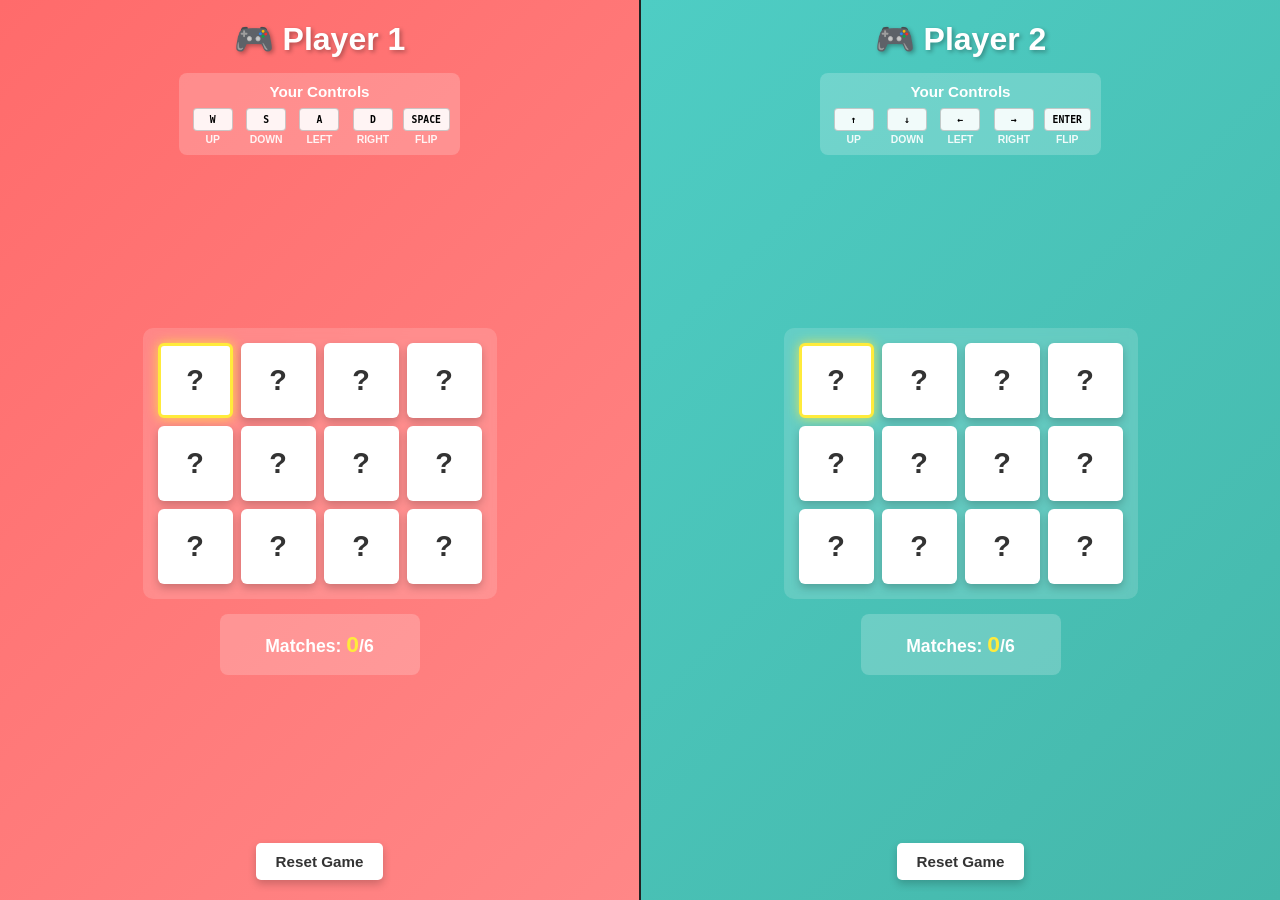
<file: card_game/index.html>
<!DOCTYPE html>
<html lang="en">
<head>
    <meta charset="UTF-8">
    <meta name="viewport" content="width=device-width, initial-scale=1.0">
    <title>Memory Card Game - 2 Player Race</title>
    <link rel="stylesheet" href="style.css">
</head>
<body>
    <div class="split-container">
        <!-- Player 1 Screen (Left) -->
        <div class="player-screen player1-screen">
            <div class="screen-header">
                <h2>🎮 Player 1</h2>
            </div>
            
            <div class="controls-section">
                <h3>Your Controls</h3>
                <div class="controls-grid">
                    <div class="control-item">
                        <kbd>W</kbd><span>UP</span>
                    </div>
                    <div class="control-item">
                        <kbd>S</kbd><span>DOWN</span>
                    </div>
                    <div class="control-item">
                        <kbd>A</kbd><span>LEFT</span>
                    </div>
                    <div class="control-item">
                        <kbd>D</kbd><span>RIGHT</span>
                    </div>
                    <div class="control-item">
                        <kbd>SPACE</kbd><span>FLIP</span>
                    </div>
                </div>
            </div>

            <div class="game-area-p1">
                <div class="game-board" id="gameBoard1"></div>
                <div class="player-stats">
                    <p>Matches: <span id="p1-matches">0</span>/6</p>
                    <p id="p1-status" class="status"></p>
                </div>
            </div>

            <button class="reset-btn" onclick="resetGames()">Reset Game</button>
        </div>

        <!-- Player 2 Screen (Right) -->
        <div class="player-screen player2-screen">
            <div class="screen-header">
                <h2>🎮 Player 2</h2>
            </div>
            
            <div class="controls-section">
                <h3>Your Controls</h3>
                <div class="controls-grid">
                    <div class="control-item">
                        <kbd>↑</kbd><span>UP</span>
                    </div>
                    <div class="control-item">
                        <kbd>↓</kbd><span>DOWN</span>
                    </div>
                    <div class="control-item">
                        <kbd>←</kbd><span>LEFT</span>
                    </div>
                    <div class="control-item">
                        <kbd>→</kbd><span>RIGHT</span>
                    </div>
                    <div class="control-item">
                        <kbd>ENTER</kbd><span>FLIP</span>
                    </div>
                </div>
            </div>

            <div class="game-area-p2">
                <div class="game-board" id="gameBoard2"></div>
                <div class="player-stats">
                    <p>Matches: <span id="p2-matches">0</span>/6</p>
                    <p id="p2-status" class="status"></p>
                </div>
            </div>

            <button class="reset-btn" onclick="resetGames()">Reset Game</button>
        </div>
    </div>

    <div id="winner-modal" class="modal hidden">
        <div class="modal-content">
            <h2 id="winner-text">🏆 Player 1 Wins! 🏆</h2>
            <p id="winner-time"></p>
            <button onclick="resetGames()">Play Again</button>
        </div>
    </div>

    <script src="script.js"></script>
</body>
</html>
</file>
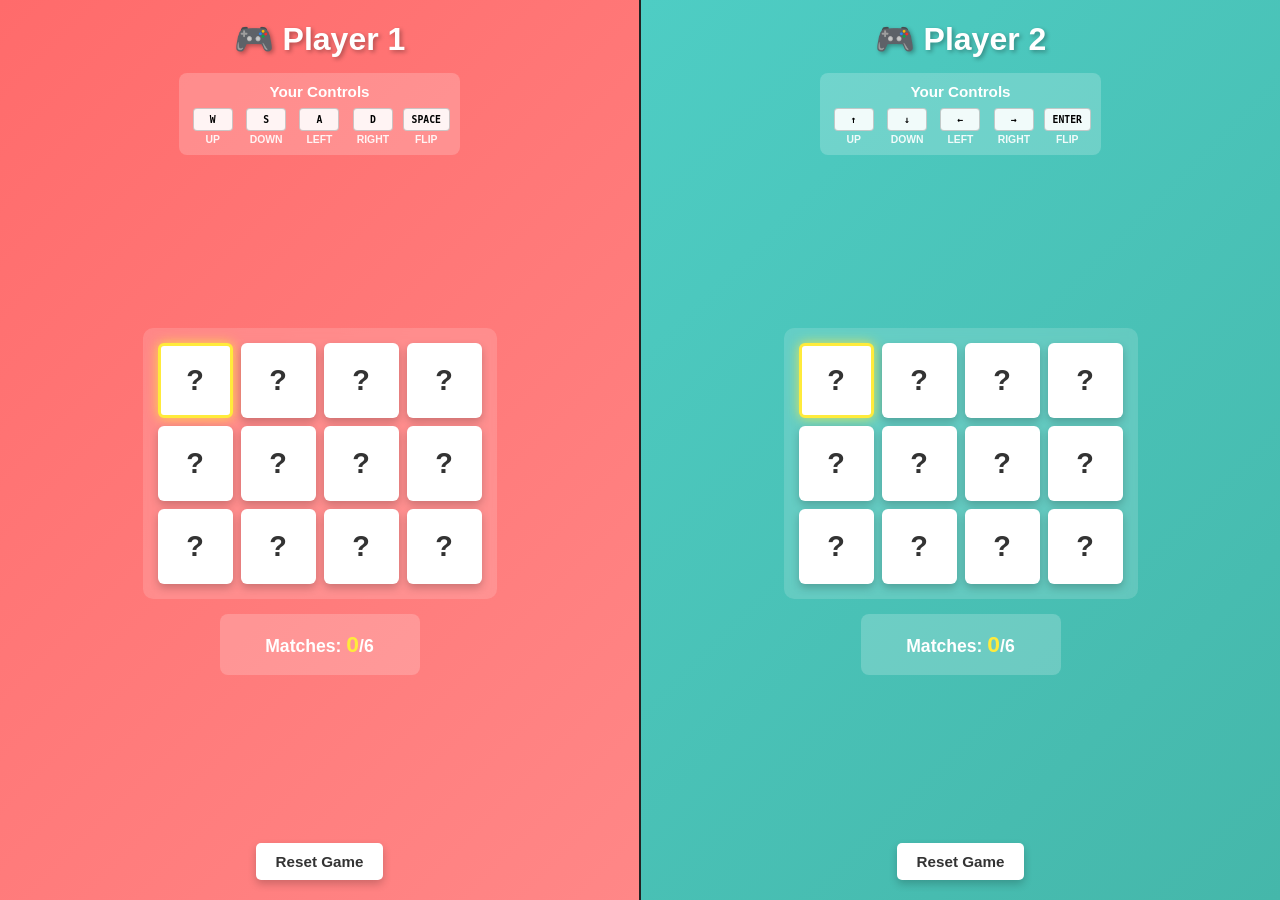
<file: card_game/split-screen-simultaneous.html>
<!DOCTYPE html>
<html lang="en">
<head>
    <meta charset="UTF-8">
    <meta name="viewport" content="width=device-width, initial-scale=1.0">
    <title>Memory Card Game - Simultaneous 2 Player</title>
    <link rel="stylesheet" href="split-screen-simultaneous.css">
</head>
<body>
    <div class="split-container">
        <!-- Player 1 Screen (Left) -->
        <div class="player-screen player1-screen">
            <div class="screen-header">
                <h2>🎮 Player 1</h2>
            </div>
            
            <div class="controls-section">
                <h3>Your Controls</h3>
                <div class="controls-grid">
                    <div class="control-item">
                        <kbd>W</kbd><span>UP</span>
                    </div>
                    <div class="control-item">
                        <kbd>S</kbd><span>DOWN</span>
                    </div>
                    <div class="control-item">
                        <kbd>A</kbd><span>LEFT</span>
                    </div>
                    <div class="control-item">
                        <kbd>D</kbd><span>RIGHT</span>
                    </div>
                    <div class="control-item">
                        <kbd>SPACE</kbd><span>FLIP</span>
                    </div>
                </div>
            </div>

            <div class="game-area-p1">
                <div class="game-board" id="gameBoard1"></div>
                <div class="player-stats">
                    <p>Matches: <span id="p1-matches">0</span>/6</p>
                    <p id="p1-status" class="status"></p>
                </div>
            </div>

            <button class="reset-btn" onclick="resetGames()">Reset Game</button>
        </div>

        <!-- Player 2 Screen (Right) -->
        <div class="player-screen player2-screen">
            <div class="screen-header">
                <h2>🎮 Player 2</h2>
            </div>
            
            <div class="controls-section">
                <h3>Your Controls</h3>
                <div class="controls-grid">
                    <div class="control-item">
                        <kbd>↑</kbd><span>UP</span>
                    </div>
                    <div class="control-item">
                        <kbd>↓</kbd><span>DOWN</span>
                    </div>
                    <div class="control-item">
                        <kbd>←</kbd><span>LEFT</span>
                    </div>
                    <div class="control-item">
                        <kbd>→</kbd><span>RIGHT</span>
                    </div>
                    <div class="control-item">
                        <kbd>ENTER</kbd><span>FLIP</span>
                    </div>
                </div>
            </div>

            <div class="game-area-p2">
                <div class="game-board" id="gameBoard2"></div>
                <div class="player-stats">
                    <p>Matches: <span id="p2-matches">0</span>/6</p>
                    <p id="p2-status" class="status"></p>
                </div>
            </div>

            <button class="reset-btn" onclick="resetGames()">Reset Game</button>
        </div>
    </div>

    <div id="winner-modal" class="modal hidden">
        <div class="modal-content">
            <h2 id="winner-text">🏆 Player 1 Wins! 🏆</h2>
            <p id="winner-time"></p>
            <button onclick="resetGames()">Play Again</button>
        </div>
    </div>

    <script src="simultaneous-game.js"></script>
</body>
</html>
</file>
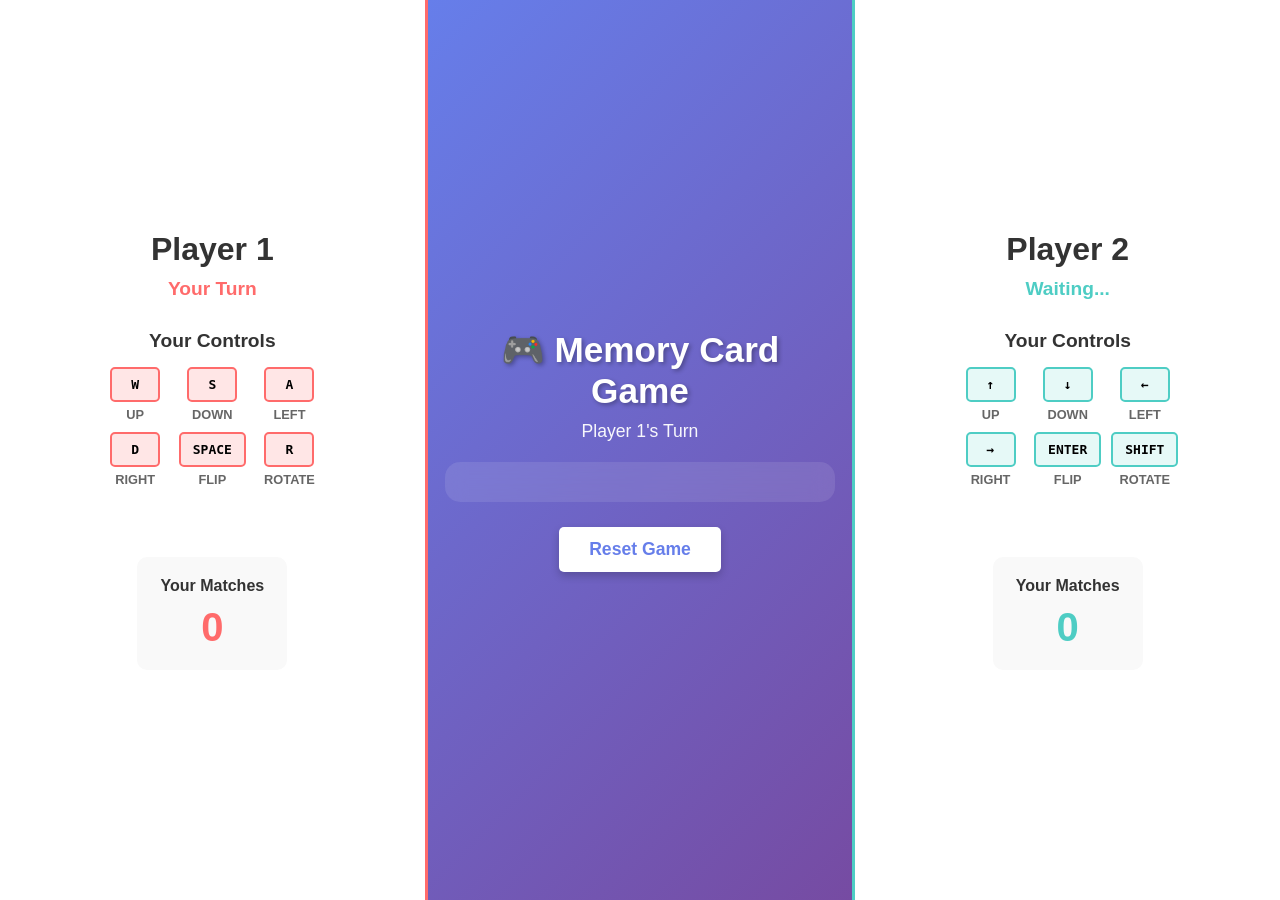
<file: card_game/split-screen.html>
<!DOCTYPE html>
<html lang="en">
<head>
    <meta charset="UTF-8">
    <meta name="viewport" content="width=device-width, initial-scale=1.0">
    <title>Memory Card Game - Split Screen</title>
    <link rel="stylesheet" href="split-screen.css">
</head>
<body>
    <div class="split-container">
        <!-- Player 1 Screen (Left) -->
        <div class="player-screen player1-screen">
            <div class="screen-header">
                <h2>Player 1</h2>
                <p id="p1-status" class="status-label">Your Turn</p>
            </div>
            
            <div class="controls-section">
                <h3>Your Controls</h3>
                <div class="controls-grid">
                    <div class="control-item">
                        <kbd>W</kbd><span>UP</span>
                    </div>
                    <div class="control-item">
                        <kbd>S</kbd><span>DOWN</span>
                    </div>
                    <div class="control-item">
                        <kbd>A</kbd><span>LEFT</span>
                    </div>
                    <div class="control-item">
                        <kbd>D</kbd><span>RIGHT</span>
                    </div>
                    <div class="control-item">
                        <kbd>SPACE</kbd><span>FLIP</span>
                    </div>
                    <div class="control-item">
                        <kbd>R</kbd><span>ROTATE</span>
                    </div>
                </div>
            </div>

            <div class="player-score">
                <h3>Your Matches</h3>
                <p class="score" id="p1-score">0</p>
            </div>
        </div>

        <!-- Shared Game Board (Center) -->
        <div class="game-center">
            <div class="game-title">
                <h1>🎮 Memory Card Game</h1>
                <p id="current-turn-display">Player 1's Turn</p>
            </div>
            <div class="game-board" id="gameBoard"></div>
            <button class="reset-btn" onclick="resetGame()">Reset Game</button>
        </div>

        <!-- Player 2 Screen (Right) -->
        <div class="player-screen player2-screen">
            <div class="screen-header">
                <h2>Player 2</h2>
                <p id="p2-status" class="status-label">Waiting...</p>
            </div>
            
            <div class="controls-section">
                <h3>Your Controls</h3>
                <div class="controls-grid">
                    <div class="control-item">
                        <kbd>↑</kbd><span>UP</span>
                    </div>
                    <div class="control-item">
                        <kbd>↓</kbd><span>DOWN</span>
                    </div>
                    <div class="control-item">
                        <kbd>←</kbd><span>LEFT</span>
                    </div>
                    <div class="control-item">
                        <kbd>→</kbd><span>RIGHT</span>
                    </div>
                    <div class="control-item">
                        <kbd>ENTER</kbd><span>FLIP</span>
                    </div>
                    <div class="control-item">
                        <kbd>SHIFT</kbd><span>ROTATE</span>
                    </div>
                </div>
            </div>

            <div class="player-score">
                <h3>Your Matches</h3>
                <p class="score" id="p2-score">0</p>
            </div>
        </div>
    </div>

    <script src="script.js"></script>
    <script>
        // Update status labels
        function updateStatusLabels() {
            const p1Status = document.getElementById('p1-status');
            const p2Status = document.getElementById('p2-status');
            
            if (currentPlayer === 1) {
                p1Status.textContent = '✅ Your Turn';
                p2Status.textContent = '⏳ Waiting...';
            } else {
                p1Status.textContent = '⏳ Waiting...';
                p2Status.textContent = '✅ Your Turn';
            }
        }

        // Update scores
        function updateScores() {
            document.getElementById('p1-score').textContent = player1Matches;
            document.getElementById('p2-score').textContent = player2Matches;
        }

        // Update turn display
        function updateTurnDisplay() {
            document.getElementById('current-turn-display').textContent = `Player ${currentPlayer}'s Turn`;
            updateStatusLabels();
        }

        // Override switchPlayer to update display
        const originalSwitchPlayer = switchPlayer;
        switchPlayer = function() {
            originalSwitchPlayer();
            updateTurnDisplay();
        };

        // Override renderBoard to update scores
        const originalRenderBoard = renderBoard;
        renderBoard = function() {
            originalRenderBoard();
            updateScores();
            updateStatusLabels();
        };

        // Initialize
        window.addEventListener('load', () => {
            updateScores();
            updateStatusLabels();
        });
    </script>
</body>
</html>
</file>
<file: card_game/style.css>
* {
    margin: 0;
    padding: 0;
    box-sizing: border-box;
}

body {
    font-family: 'Arial', sans-serif;
    background: #222;
    min-height: 100vh;
    overflow: hidden;
}

.split-container {
    display: flex;
    height: 100vh;
    gap: 2px;
}

.player-screen {
    flex: 1;
    background: linear-gradient(135deg, #f5f5f5 0%, #e0e0e0 100%);
    padding: 20px;
    display: flex;
    flex-direction: column;
    justify-content: center;
    align-items: center;
    text-align: center;
    overflow-y: auto;
    position: relative;
}

.player1-screen {
    background: linear-gradient(135deg, #ff6b6b 0%, #ff8787 100%);
}

.player2-screen {
    background: linear-gradient(135deg, #4ecdc4 0%, #45b7aa 100%);
}

.screen-header {
    margin-bottom: 15px;
}

.screen-header h2 {
    font-size: 2em;
    color: white;
    text-shadow: 2px 2px 4px rgba(0, 0, 0, 0.3);
}

.controls-section {
    margin-bottom: 20px;
    background: rgba(255, 255, 255, 0.2);
    padding: 10px;
    border-radius: 8px;
}

.controls-section h3 {
    color: white;
    margin-bottom: 8px;
    font-size: 0.95em;
}

.controls-grid {
    display: grid;
    grid-template-columns: repeat(5, 1fr);
    gap: 6px;
}

.control-item {
    display: flex;
    flex-direction: column;
    align-items: center;
    gap: 3px;
}

.control-item kbd {
    display: block;
    background: rgba(255, 255, 255, 0.9);
    border: 1px solid rgba(0, 0, 0, 0.2);
    border-radius: 4px;
    padding: 5px 8px;
    font-family: monospace;
    font-weight: bold;
    min-width: 40px;
    text-align: center;
    font-size: 0.75em;
}

.control-item span {
    font-size: 0.65em;
    color: rgba(255, 255, 255, 0.9);
    font-weight: bold;
}

.game-area-p1,
.game-area-p2 {
    flex: 1;
    display: flex;
    flex-direction: column;
    justify-content: center;
    align-items: center;
    margin-bottom: 15px;
}

.player-stats {
    background: rgba(255, 255, 255, 0.2);
    padding: 12px 20px;
    border-radius: 8px;
    color: white;
    font-size: 1.1em;
    min-width: 200px;
}

.player-stats p {
    margin: 5px 0;
    font-weight: bold;
}

.player-stats span {
    font-size: 1.3em;
    color: #ffeb3b;
}

.status {
    font-size: 0.9em;
    color: #ffffcc;
    margin-top: 8px;
}

.game-board {
    display: grid;
    grid-template-columns: repeat(4, 75px);
    gap: 8px;
    background: rgba(255, 255, 255, 0.15);
    padding: 15px;
    border-radius: 10px;
    backdrop-filter: blur(5px);
    margin-bottom: 15px;
}

.card {
    width: 75px;
    height: 75px;
    background: white;
    border: none;
    border-radius: 6px;
    cursor: pointer;
    font-size: 1.8em;
    transition: all 0.2s ease;
    box-shadow: 0 4px 8px rgba(0, 0, 0, 0.2);
    display: flex;
    align-items: center;
    justify-content: center;
    font-weight: bold;
    color: #333;
}

.card:hover:not(.flipped):not(.matched) {
    transform: translateY(-3px);
    box-shadow: 0 6px 12px rgba(0, 0, 0, 0.3);
}

.card.flipped {
    background: #f0f0f0;
    box-shadow: inset 0 2px 4px rgba(0, 0, 0, 0.1);
}

.card.matched {
    background: #4caf50;
    color: white;
    cursor: not-allowed;
    pointer-events: none;
    transform: scale(1.05);
}

.card.selected-p1 {
    border: 3px solid #ffeb3b;
    box-shadow: 0 0 12px rgba(255, 235, 59, 0.8);
}

.card.selected-p2 {
    border: 3px solid #ffeb3b;
    box-shadow: 0 0 12px rgba(255, 235, 59, 0.8);
}

.reset-btn {
    padding: 10px 20px;
    font-size: 0.95em;
    background: white;
    color: #333;
    border: none;
    border-radius: 5px;
    cursor: pointer;
    transition: all 0.3s ease;
    box-shadow: 0 4px 8px rgba(0, 0, 0, 0.2);
    font-weight: bold;
}

.reset-btn:hover {
    transform: translateY(-2px);
    box-shadow: 0 6px 12px rgba(0, 0, 0, 0.3);
}

.reset-btn:active {
    transform: translateY(0);
}

/* Winner Modal */
.modal {
    position: fixed;
    top: 0;
    left: 0;
    width: 100%;
    height: 100%;
    background: rgba(0, 0, 0, 0.8);
    display: flex;
    justify-content: center;
    align-items: center;
    z-index: 1000;
    backdrop-filter: blur(5px);
}

.modal.hidden {
    display: none;
}

.modal-content {
    background: white;
    padding: 40px;
    border-radius: 15px;
    text-align: center;
    box-shadow: 0 10px 40px rgba(0, 0, 0, 0.4);
    animation: slideUp 0.4s ease;
}

@keyframes slideUp {
    from {
        transform: translateY(50px);
        opacity: 0;
    }
    to {
        transform: translateY(0);
        opacity: 1;
    }
}

.modal-content h2 {
    font-size: 2.5em;
    color: #333;
    margin-bottom: 15px;
}

.modal-content p {
    font-size: 1.2em;
    color: #666;
    margin-bottom: 25px;
}

.modal-content button {
    padding: 15px 40px;
    font-size: 1.1em;
    background: linear-gradient(135deg, #667eea 0%, #764ba2 100%);
    color: white;
    border: none;
    border-radius: 8px;
    cursor: pointer;
    transition: all 0.3s ease;
    font-weight: bold;
}

.modal-content button:hover {
    transform: translateY(-3px);
    box-shadow: 0 8px 16px rgba(102, 126, 234, 0.4);
}

/* Responsive */
@media (max-width: 1024px) {
    .game-board {
        grid-template-columns: repeat(4, 65px);
        gap: 6px;
        padding: 10px;
    }

    .card {
        width: 65px;
        height: 65px;
        font-size: 1.5em;
    }

    .controls-grid {
        grid-template-columns: repeat(5, 1fr);
        gap: 4px;
    }

    .screen-header h2 {
        font-size: 1.6em;
    }
}

@media (max-width: 768px) {
    .split-container {
        flex-direction: column;
        gap: 2px;
    }

    .player-screen {
        padding: 15px;
    }

    .game-board {
        grid-template-columns: repeat(4, 55px);
        gap: 5px;
        padding: 8px;
    }

    .card {
        width: 55px;
        height: 55px;
        font-size: 1.3em;
    }

    .controls-section {
        margin-bottom: 10px;
    }

    .controls-grid {
        grid-template-columns: repeat(5, 1fr);
    }
}
</file>
<file: card_game/split-screen-simultaneous.css>
* {
    margin: 0;
    padding: 0;
    box-sizing: border-box;
}

body {
    font-family: 'Arial', sans-serif;
    background: #222;
    min-height: 100vh;
    overflow: hidden;
}

.split-container {
    display: flex;
    height: 100vh;
    gap: 2px;
}

/* Player Screens */
.player-screen {
    flex: 1;
    background: linear-gradient(135deg, #f5f5f5 0%, #e0e0e0 100%);
    padding: 20px;
    display: flex;
    flex-direction: column;
    justify-content: center;
    align-items: center;
    text-align: center;
    overflow-y: auto;
    position: relative;
}

.player1-screen {
    background: linear-gradient(135deg, #ff6b6b 0%, #ff8787 100%);
}

.player2-screen {
    background: linear-gradient(135deg, #4ecdc4 0%, #45b7aa 100%);
}

.screen-header {
    margin-bottom: 15px;
}

.screen-header h2 {
    font-size: 2em;
    color: white;
    text-shadow: 2px 2px 4px rgba(0, 0, 0, 0.3);
}

/* Controls Section */
.controls-section {
    margin-bottom: 20px;
    background: rgba(255, 255, 255, 0.2);
    padding: 10px;
    border-radius: 8px;
}

.controls-section h3 {
    color: white;
    margin-bottom: 8px;
    font-size: 0.95em;
}

.controls-grid {
    display: grid;
    grid-template-columns: repeat(5, 1fr);
    gap: 6px;
}

.control-item {
    display: flex;
    flex-direction: column;
    align-items: center;
    gap: 3px;
}

.control-item kbd {
    display: block;
    background: rgba(255, 255, 255, 0.9);
    border: 1px solid rgba(0, 0, 0, 0.2);
    border-radius: 4px;
    padding: 5px 8px;
    font-family: monospace;
    font-weight: bold;
    min-width: 40px;
    text-align: center;
    font-size: 0.75em;
}

.control-item span {
    font-size: 0.65em;
    color: rgba(255, 255, 255, 0.9);
    font-weight: bold;
}

/* Game Area */
.game-area-p1,
.game-area-p2 {
    flex: 1;
    display: flex;
    flex-direction: column;
    justify-content: center;
    align-items: center;
    margin-bottom: 15px;
}

.game-board {
    display: grid;
    grid-template-columns: repeat(4, 75px);
    gap: 8px;
    background: rgba(255, 255, 255, 0.15);
    padding: 15px;
    border-radius: 10px;
    backdrop-filter: blur(5px);
    margin-bottom: 15px;
}

.card {
    width: 75px;
    height: 75px;
    background: white;
    border: none;
    border-radius: 6px;
    cursor: pointer;
    font-size: 1.8em;
    transition: all 0.2s ease;
    box-shadow: 0 4px 8px rgba(0, 0, 0, 0.2);
    display: flex;
    align-items: center;
    justify-content: center;
    font-weight: bold;
    color: #333;
}

.card:hover:not(.flipped):not(.matched) {
    transform: translateY(-3px);
    box-shadow: 0 6px 12px rgba(0, 0, 0, 0.3);
}

.card.flipped {
    background: #f0f0f0;
    box-shadow: inset 0 2px 4px rgba(0, 0, 0, 0.1);
}

.card.matched {
    background: #4caf50;
    color: white;
    cursor: not-allowed;
    pointer-events: none;
    transform: scale(1.05);
}

.card.selected-p1 {
    border: 3px solid #ffeb3b;
    box-shadow: 0 0 12px rgba(255, 235, 59, 0.8);
}

.card.selected-p2 {
    border: 3px solid #ffeb3b;
    box-shadow: 0 0 12px rgba(255, 235, 59, 0.8);
}

/* Player Stats */
.player-stats {
    background: rgba(255, 255, 255, 0.2);
    padding: 12px 20px;
    border-radius: 8px;
    color: white;
    font-size: 1.1em;
    min-width: 200px;
}

.player-stats p {
    margin: 5px 0;
    font-weight: bold;
}

.player-stats span {
    font-size: 1.3em;
    color: #ffeb3b;
}

.status {
    font-size: 0.9em;
    color: #ffffcc;
    margin-top: 8px;
}

.status.won {
    color: #ffeb3b;
    font-weight: bold;
    animation: pulse 0.6s infinite;
}

@keyframes pulse {
    0%, 100% {
        opacity: 1;
    }
    50% {
        opacity: 0.5;
    }
}

/* Reset Button */
.reset-btn {
    padding: 10px 20px;
    font-size: 0.95em;
    background: white;
    color: #333;
    border: none;
    border-radius: 5px;
    cursor: pointer;
    transition: all 0.3s ease;
    box-shadow: 0 4px 8px rgba(0, 0, 0, 0.2);
    font-weight: bold;
}

.reset-btn:hover {
    transform: translateY(-2px);
    box-shadow: 0 6px 12px rgba(0, 0, 0, 0.3);
}

.reset-btn:active {
    transform: translateY(0);
}

/* Winner Modal */
.modal {
    position: fixed;
    top: 0;
    left: 0;
    width: 100%;
    height: 100%;
    background: rgba(0, 0, 0, 0.8);
    display: flex;
    justify-content: center;
    align-items: center;
    z-index: 1000;
    backdrop-filter: blur(5px);
}

.modal.hidden {
    display: none;
}

.modal-content {
    background: white;
    padding: 40px;
    border-radius: 15px;
    text-align: center;
    box-shadow: 0 10px 40px rgba(0, 0, 0, 0.4);
    animation: slideUp 0.4s ease;
}

@keyframes slideUp {
    from {
        transform: translateY(50px);
        opacity: 0;
    }
    to {
        transform: translateY(0);
        opacity: 1;
    }
}

.modal-content h2 {
    font-size: 2.5em;
    color: #333;
    margin-bottom: 15px;
}

.modal-content p {
    font-size: 1.2em;
    color: #666;
    margin-bottom: 25px;
}

.modal-content button {
    padding: 15px 40px;
    font-size: 1.1em;
    background: linear-gradient(135deg, #667eea 0%, #764ba2 100%);
    color: white;
    border: none;
    border-radius: 8px;
    cursor: pointer;
    transition: all 0.3s ease;
    font-weight: bold;
}

.modal-content button:hover {
    transform: translateY(-3px);
    box-shadow: 0 8px 16px rgba(102, 126, 234, 0.4);
}

/* Responsive */
@media (max-width: 1024px) {
    .game-board {
        grid-template-columns: repeat(4, 65px);
        gap: 6px;
        padding: 10px;
    }

    .card {
        width: 65px;
        height: 65px;
        font-size: 1.5em;
    }

    .controls-grid {
        grid-template-columns: repeat(5, 1fr);
        gap: 4px;
    }

    .screen-header h2 {
        font-size: 1.6em;
    }
}

@media (max-width: 768px) {
    .split-container {
        flex-direction: column;
        gap: 2px;
    }

    .player-screen {
        padding: 15px;
    }

    .game-board {
        grid-template-columns: repeat(4, 55px);
        gap: 5px;
        padding: 8px;
    }

    .card {
        width: 55px;
        height: 55px;
        font-size: 1.3em;
    }

    .controls-section {
        margin-bottom: 10px;
    }

    .controls-grid {
        grid-template-columns: repeat(5, 1fr);
    }
}
</file>
<file: card_game/split-screen.css>
* {
    margin: 0;
    padding: 0;
    box-sizing: border-box;
}

body {
    font-family: 'Arial', sans-serif;
    background: linear-gradient(135deg, #667eea 0%, #764ba2 100%);
    min-height: 100vh;
    overflow: hidden;
}

.split-container {
    display: flex;
    height: 100vh;
    gap: 0;
}

/* Player Screens */
.player-screen {
    flex: 1;
    background: white;
    padding: 20px;
    display: flex;
    flex-direction: column;
    justify-content: center;
    align-items: center;
    text-align: center;
    border-right: 3px solid #667eea;
    overflow-y: auto;
}

.player1-screen {
    border-right: 3px solid #ff6b6b;
}

.player2-screen {
    border-left: 3px solid #4ecdc4;
    border-right: none;
}

.screen-header {
    margin-bottom: 30px;
}

.screen-header h2 {
    font-size: 2em;
    margin-bottom: 10px;
    color: #333;
}

.status-label {
    font-size: 1.2em;
    font-weight: bold;
    color: #667eea;
}

.player1-screen .status-label {
    color: #ff6b6b;
}

.player2-screen .status-label {
    color: #4ecdc4;
}

/* Controls Section */
.controls-section {
    margin-bottom: 40px;
}

.controls-section h3 {
    color: #333;
    margin-bottom: 15px;
    font-size: 1.2em;
}

.controls-grid {
    display: grid;
    grid-template-columns: repeat(3, 1fr);
    gap: 10px;
}

.control-item {
    display: flex;
    flex-direction: column;
    align-items: center;
    gap: 5px;
}

.control-item kbd {
    display: block;
    background: #f0f0f0;
    border: 2px solid #ddd;
    border-radius: 5px;
    padding: 8px 12px;
    font-family: monospace;
    font-weight: bold;
    min-width: 50px;
    text-align: center;
}

.player1-screen .control-item kbd {
    border-color: #ff6b6b;
    background: #ffe6e6;
}

.player2-screen .control-item kbd {
    border-color: #4ecdc4;
    background: #e6f9f7;
}

.control-item span {
    font-size: 0.8em;
    color: #666;
    font-weight: bold;
}

/* Player Score */
.player-score {
    margin-top: 30px;
    padding: 20px;
    background: #f9f9f9;
    border-radius: 10px;
    min-width: 150px;
}

.player-score h3 {
    color: #333;
    margin-bottom: 10px;
    font-size: 1em;
}

.score {
    font-size: 2.5em;
    font-weight: bold;
    color: #667eea;
}

.player1-screen .score {
    color: #ff6b6b;
}

.player2-screen .score {
    color: #4ecdc4;
}

/* Game Center */
.game-center {
    flex: 1;
    background: linear-gradient(135deg, #667eea 0%, #764ba2 100%);
    display: flex;
    flex-direction: column;
    justify-content: center;
    align-items: center;
    padding: 20px;
    color: white;
    overflow-y: auto;
}

.game-title {
    text-align: center;
    margin-bottom: 20px;
}

.game-title h1 {
    font-size: 2.2em;
    margin-bottom: 10px;
    text-shadow: 2px 2px 4px rgba(0, 0, 0, 0.3);
}

#current-turn-display {
    font-size: 1.1em;
    opacity: 0.95;
}

.game-board {
    display: grid;
    grid-template-columns: repeat(4, 80px);
    gap: 10px;
    margin-bottom: 25px;
    background: rgba(255, 255, 255, 0.1);
    padding: 20px;
    border-radius: 15px;
    backdrop-filter: blur(10px);
}

.card {
    width: 80px;
    height: 80px;
    background: white;
    border: none;
    border-radius: 8px;
    cursor: pointer;
    font-size: 2em;
    transition: all 0.3s ease;
    box-shadow: 0 4px 8px rgba(0, 0, 0, 0.2);
    display: flex;
    align-items: center;
    justify-content: center;
    font-weight: bold;
    color: #333;
}

.card:hover:not(.flipped):not(.matched) {
    transform: translateY(-5px);
    box-shadow: 0 6px 12px rgba(0, 0, 0, 0.3);
}

.card.flipped {
    background: #f0f0f0;
    box-shadow: 0 4px 8px rgba(0, 0, 0, 0.1);
}

.card.matched {
    background: #4caf50;
    color: white;
    cursor: not-allowed;
    pointer-events: none;
}

.card.selected-p1 {
    border: 3px solid #ff6b6b;
    box-shadow: 0 0 15px rgba(255, 107, 107, 0.8);
}

.card.selected-p2 {
    border: 3px solid #4ecdc4;
    box-shadow: 0 0 15px rgba(78, 205, 196, 0.8);
}

.reset-btn {
    padding: 12px 30px;
    font-size: 1.1em;
    background: white;
    color: #667eea;
    border: none;
    border-radius: 5px;
    cursor: pointer;
    transition: all 0.3s ease;
    box-shadow: 0 4px 8px rgba(0, 0, 0, 0.2);
    font-weight: bold;
}

.reset-btn:hover {
    transform: translateY(-2px);
    box-shadow: 0 6px 12px rgba(0, 0, 0, 0.3);
}

.reset-btn:active {
    transform: translateY(0);
}

/* Responsive Design */
@media (max-width: 1200px) {
    .player-screen {
        padding: 15px;
    }

    .controls-grid {
        grid-template-columns: repeat(2, 1fr);
    }

    .game-board {
        grid-template-columns: repeat(4, 70px);
        gap: 8px;
    }

    .card {
        width: 70px;
        height: 70px;
        font-size: 1.8em;
    }
}

@media (max-width: 768px) {
    .split-container {
        flex-direction: column;
    }

    .player-screen {
        border-right: none;
        border-bottom: 3px solid #667eea;
        padding: 10px;
    }

    .player1-screen {
        border-right: none;
        border-bottom: 3px solid #ff6b6b;
    }

    .player2-screen {
        border-left: none;
        border-bottom: none;
    }

    .game-board {
        grid-template-columns: repeat(4, 60px);
        gap: 8px;
        padding: 15px;
    }

    .card {
        width: 60px;
        height: 60px;
        font-size: 1.5em;
    }
}
</file>
